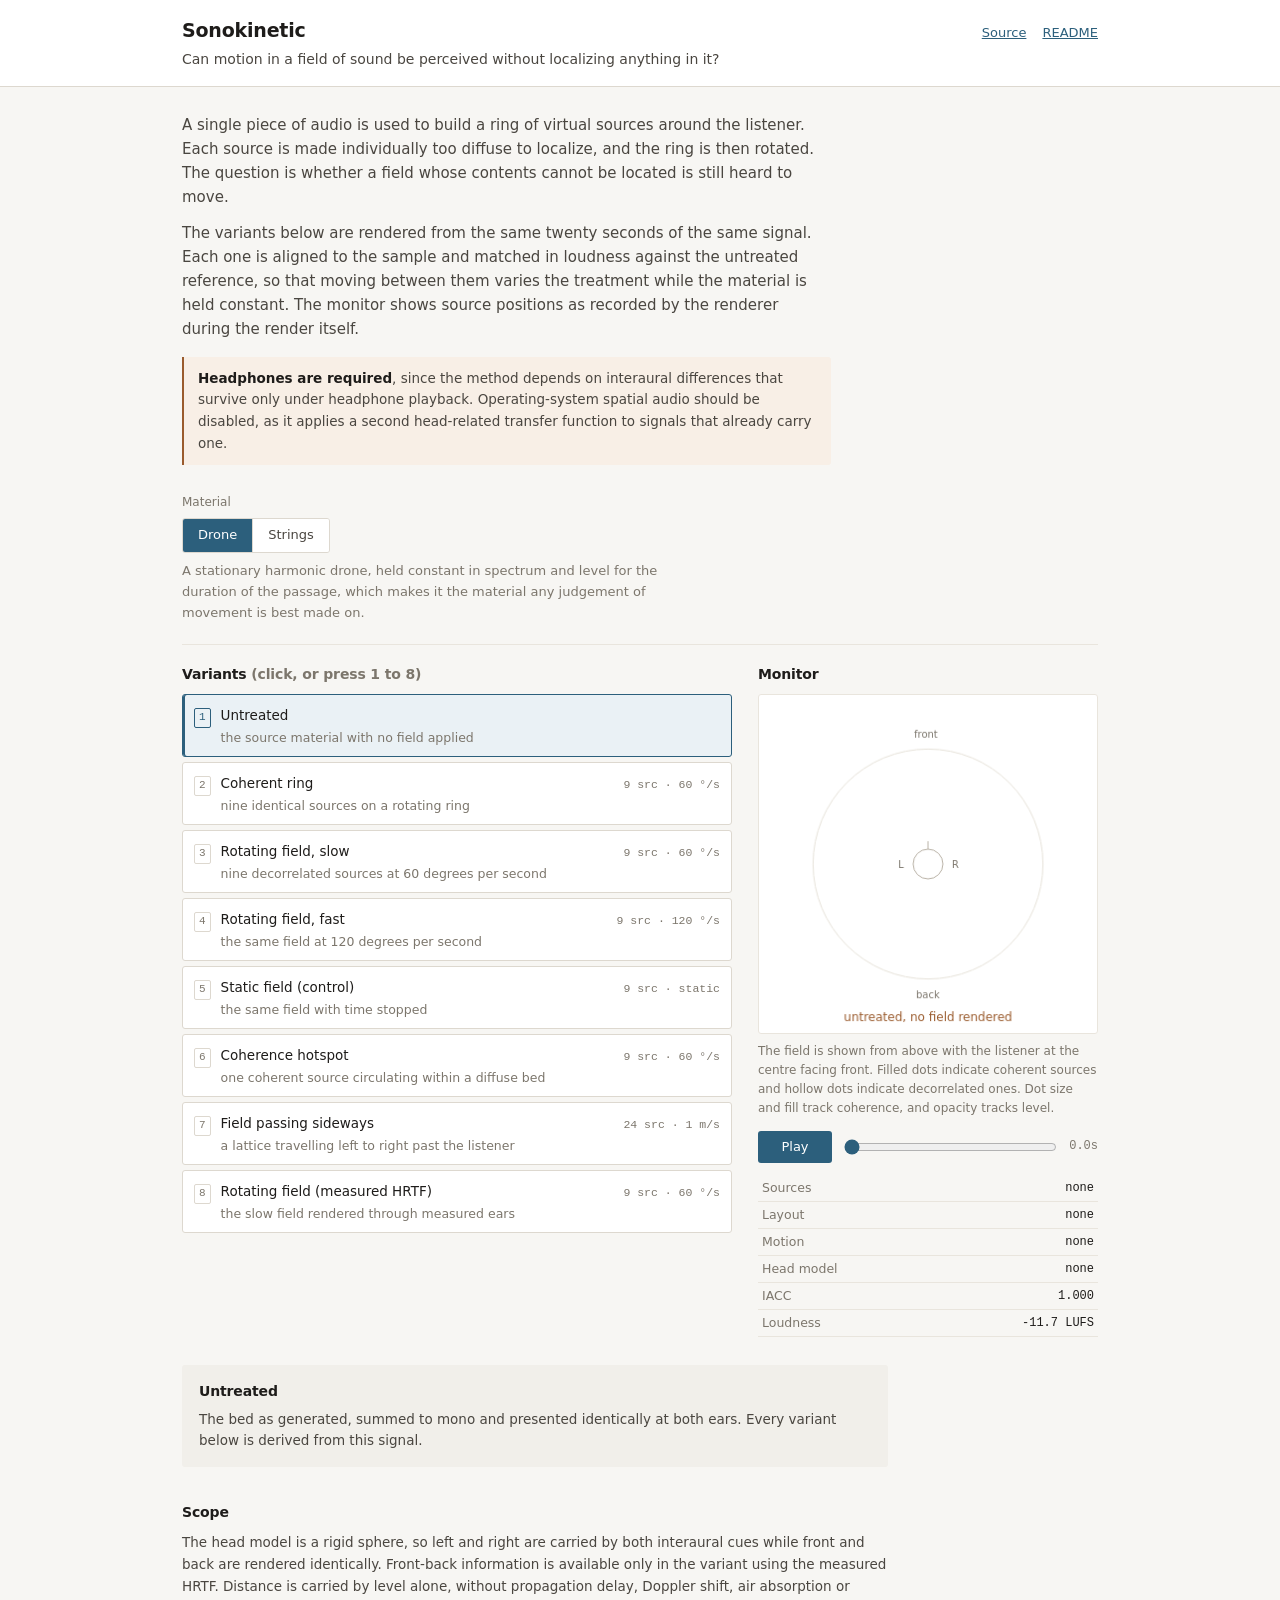
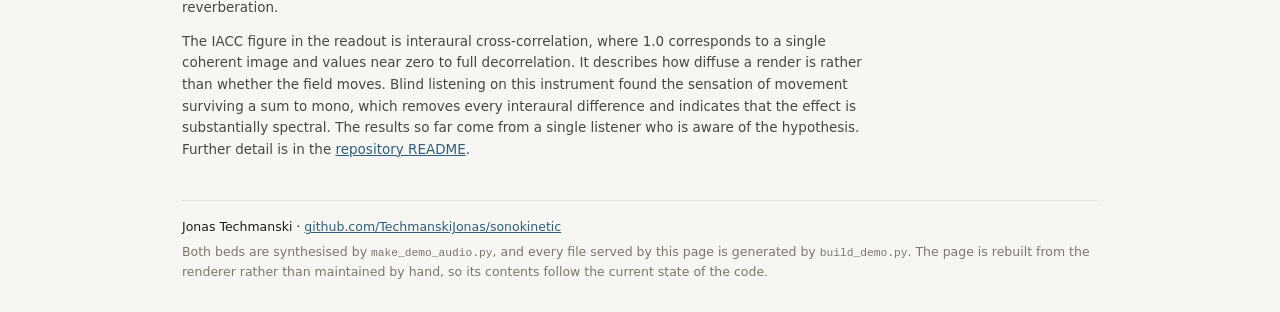
<file: docs/index.html>
<!doctype html>
<html lang="en">
<head>
<meta charset="utf-8">
<meta name="viewport" content="width=device-width, initial-scale=1">
<title>Sonokinetic: motion perception in decorrelated sound fields</title>
<meta name="description" content="A binaural renderer and listening bench for testing whether motion in a field of sound can be perceived when its individual sources cannot be localized.">
<link rel="stylesheet" href="demo.css">
</head>
<body>

<header>
  <div class="wrap hrow">
    <div>
      <h1>Sonokinetic</h1>
      <p class="sub">Can motion in a field of sound be perceived without localizing anything in it?</p>
    </div>
    <nav>
      <a href="https://github.com/TechmanskiJonas/sonokinetic">Source</a>
      <a href="https://github.com/TechmanskiJonas/sonokinetic#readme">README</a>
    </nav>
  </div>
</header>

<main class="wrap">

  <section class="intro">
    <p>
      A single piece of audio is used to build a ring of virtual sources around
      the listener. Each source is made individually too diffuse to localize,
      and the ring is then rotated. The question is whether a field whose
      contents cannot be located is still heard to move.
    </p>
    <p>
      The variants below are rendered from the same twenty seconds of the same
      signal. Each one is aligned to the sample and matched in loudness against
      the untreated reference, so that moving between them varies the treatment
      while the material is held constant. The monitor shows source positions
      as recorded by the renderer during the render itself.
    </p>
    <div class="callout">
      <strong>Headphones are required</strong>, since the method depends on
      interaural differences that survive only under headphone playback.
      Operating-system spatial audio should be disabled, as it applies a second
      head-related transfer function to signals that already carry one.
    </div>
  </section>

  <section class="bedpick">
    <span class="lbl">Material</span>
    <div class="segmented" id="beds"></div>
    <p class="bedblurb" id="bedblurb"></p>
  </section>

  <section class="bench">
    <div class="col-variants">
      <h2>Variants <span class="dim">(click, or press 1 to 8)</span></h2>
      <ul class="variants" id="variants"></ul>
    </div>

    <div class="col-monitor">
      <h2>Monitor</h2>
      <canvas id="ring" width="340" height="340" aria-label="Field of sources seen from above"></canvas>
      <p class="legend">
        The field is shown from above with the listener at the centre facing
        front. Filled dots indicate coherent sources and hollow dots indicate
        decorrelated ones. Dot size and fill track coherence, and opacity
        tracks level.
      </p>

      <div class="transport">
        <button id="play" class="primary">Play</button>
        <input id="seek" type="range" min="0" max="1000" value="0" step="1" aria-label="Position">
        <span class="clock num" id="clock">0.0s</span>
      </div>
      <p class="loading" id="loading" hidden></p>

      <div class="readout" id="readout"></div>
    </div>
  </section>

  <section class="explain">
    <h2 id="vlabel">&nbsp;</h2>
    <p id="vbody"></p>
  </section>

  <section class="limits">
    <h2>Scope</h2>
    <p>
      The head model is a rigid sphere, so left and right are carried by both
      interaural cues while front and back are rendered identically. Front-back
      information is available only in the variant using the measured HRTF.
      Distance is carried by level alone, without propagation delay, Doppler
      shift, air absorption or reverberation.
    </p>
    <p>
      The IACC figure in the readout is interaural cross-correlation, where 1.0
      corresponds to a single coherent image and values near zero to full
      decorrelation. It describes how diffuse a render is rather than whether
      the field moves. Blind listening on this instrument found the sensation
      of movement surviving a sum to mono, which removes every interaural
      difference and indicates that the effect is substantially spectral. The
      results so far come from a single listener who is aware of the
      hypothesis. Further detail is in the
      <a href="https://github.com/TechmanskiJonas/sonokinetic#known-limits">repository README</a>.
    </p>
  </section>

  <footer>
    <p>
      Jonas Techmanski ·
      <a href="https://github.com/TechmanskiJonas/sonokinetic">github.com/TechmanskiJonas/sonokinetic</a>
    </p>
    <p class="dim">
      Both beds are synthesised by <code>make_demo_audio.py</code>, and every
      file served by this page is generated by <code>build_demo.py</code>. The
      page is rebuilt from the renderer rather than maintained by hand, so its
      contents follow the current state of the code.
    </p>
  </footer>

</main>

<script src="demo.js"></script>
</body>
</html>
</file>
<file: docs/demo.css>
/* Sonokinetic demo page.
 *
 * Same design brief as the application: a lab instrument that could sit open
 * on a desk during a meeting. Paper ground, near-black text, one ink accent,
 * monospace reserved for numbers where tabular alignment does actual work.
 */

:root {
  --paper:    #f7f6f3;
  --card:     #ffffff;
  --sunken:   #f1efea;
  --rule:     #ddd8cf;
  --rule-soft:#e9e5dd;

  --ink:      #1e1c1a;
  --ink-2:    #4a4640;
  --ink-3:    #7c766c;

  --accent:   #2c5f7c;
  --accent-w: #eaf1f5;
  --warm:     #9a5b2d;
  --warm-w:   #f8efe6;
  --flag:     #a33a2a;

  --dot:      44, 95, 124;      /* accent as rgb, for the monitor */
  --grid:     #e6e2d9;
  --headline: #b8b1a5;

  --sans: "Inter", -apple-system, BlinkMacSystemFont, "Segoe UI", Roboto, system-ui, sans-serif;
  --serif: "Iowan Old Style", "Palatino Linotype", Palatino, Georgia, "Times New Roman", serif;
  --mono: ui-monospace, "SF Mono", "Cascadia Mono", Menlo, Consolas, monospace;

  --r: 3px;
}

@media (prefers-color-scheme: dark) {
  :root {
    --paper:    #171614;
    --card:     #201e1b;
    --sunken:   #262320;
    --rule:     #3a3630;
    --rule-soft:#302c27;

    --ink:      #ece8e1;
    --ink-2:    #bab5ab;
    --ink-3:    #8e887d;

    --accent:   #7fb4d0;
    --accent-w: #1e2b33;
    --warm:     #d08f5c;
    --warm-w:   #2e241b;
    --flag:     #e0705c;

    --dot:      127, 180, 208;
    --grid:     #332f2a;
    --headline: #4d4841;
  }
}

* { box-sizing: border-box; }
html { -webkit-text-size-adjust: 100%; }

body {
  margin: 0;
  background: var(--paper);
  color: var(--ink);
  font: 15px/1.6 var(--sans);
}

.wrap { max-width: 960px; margin: 0 auto; padding: 0 22px; }

h1, h2, h3 { margin: 0; font-weight: 600; letter-spacing: -0.01em; }
h1 { font-size: 19px; }
h2 { font-size: 14px; margin-bottom: 9px; }
p  { margin: 0 0 12px; }
a  { color: var(--accent); }
.dim { color: var(--ink-3); }
.num { font-family: var(--mono); font-variant-numeric: tabular-nums; }
code { font-family: var(--mono); font-size: 0.9em; }

/* ---- header ---------------------------------------------------------- */

header {
  background: var(--card);
  border-bottom: 1px solid var(--rule);
  padding: 15px 0;
  margin-bottom: 26px;
}
.hrow { display: flex; align-items: baseline; gap: 18px; flex-wrap: wrap; }
.hrow .sub { margin: 3px 0 0; color: var(--ink-2); font-size: 14px; }
header nav { margin-left: auto; display: flex; gap: 16px; font-size: 13px; }

/* ---- intro ----------------------------------------------------------- */

.intro { max-width: 68ch; }
.intro p { color: var(--ink-2); }

.callout {
  margin: 16px 0 0;
  padding: 11px 14px;
  background: var(--warm-w);
  border-left: 2px solid var(--warm);
  border-radius: 0 var(--r) var(--r) 0;
  font-size: 13.5px;
  color: var(--ink-2);
}
.callout strong { color: var(--ink); }

/* ---- material picker ------------------------------------------------- */

.bedpick { margin: 28px 0 20px; }
.bedpick .lbl {
  display: block; font-size: 12px; color: var(--ink-3);
  margin-bottom: 6px;
}
.segmented { display: inline-flex; border: 1px solid var(--rule); border-radius: var(--r); overflow: hidden; }
.segmented button {
  font: inherit; font-size: 13px; padding: 6px 15px;
  background: var(--card); color: var(--ink-2);
  border: 0; border-right: 1px solid var(--rule); cursor: pointer;
}
.segmented button:last-child { border-right: 0; }
.segmented button[aria-pressed="true"] { background: var(--accent); color: #fff; }
@media (prefers-color-scheme: dark) {
  .segmented button[aria-pressed="true"] { color: #12181c; }
}
.bedblurb { margin: 8px 0 0; font-size: 13px; color: var(--ink-3); max-width: 62ch; }

/* ---- bench ----------------------------------------------------------- */

.bench {
  display: grid;
  grid-template-columns: 1fr 340px;
  gap: 26px;
  align-items: start;
  padding: 18px 0 6px;
  border-top: 1px solid var(--rule-soft);
}

.variants { list-style: none; margin: 0; padding: 0; }
.variants li { margin-bottom: 5px; }
.variants button {
  width: 100%; text-align: left; font: inherit; cursor: pointer;
  background: var(--card); color: var(--ink);
  border: 1px solid var(--rule); border-radius: var(--r);
  padding: 8px 11px;
  display: flex; align-items: baseline; gap: 10px;
}
.variants button:hover { border-color: var(--ink-3); }
.variants button[aria-pressed="true"] {
  border-color: var(--accent); background: var(--accent-w);
  box-shadow: inset 2px 0 0 var(--accent);
}
.variants .key {
  font-family: var(--mono); font-size: 11px; color: var(--ink-3);
  border: 1px solid var(--rule); border-radius: 2px;
  padding: 0 4px; flex: none;
}
.variants button[aria-pressed="true"] .key { color: var(--accent); border-color: var(--accent); }
.variants .vname { font-weight: 500; font-size: 13.5px; }
.variants .vshort { display: block; color: var(--ink-3); font-size: 12.5px; margin-top: 1px; }
.variants .vmeta { margin-left: auto; font-family: var(--mono); font-size: 11.5px; color: var(--ink-3); flex: none; }

/* ---- monitor --------------------------------------------------------- */

.col-monitor { position: sticky; top: 16px; }
#ring {
  display: block; width: 100%; max-width: 340px; height: auto;
  background: var(--card); border: 1px solid var(--rule-soft);
  border-radius: var(--r);
}
.legend { font-size: 12px; color: var(--ink-3); margin: 8px 0 0; }

.transport { display: flex; gap: 10px; align-items: center; margin-top: 12px; }
.transport input[type=range] { flex: 1; min-width: 0; accent-color: var(--accent); }
.clock { font-size: 12px; color: var(--ink-3); flex: none; }
button.primary {
  font: inherit; font-size: 13px; padding: 6px 16px; cursor: pointer;
  background: var(--accent); color: #fff; border: 0; border-radius: var(--r);
  flex: none; min-width: 74px;
}
@media (prefers-color-scheme: dark) { button.primary { color: #12181c; } }
button.primary:disabled { opacity: 0.5; cursor: default; }

.loading { font-size: 12px; color: var(--ink-3); margin: 8px 0 0; }

.readout { margin-top: 12px; }
.readout table { width: 100%; border-collapse: collapse; font-size: 12.5px; }
.readout td { padding: 3px 4px; border-bottom: 1px solid var(--rule-soft); }
.readout td:first-child { color: var(--ink-3); width: 52%; }
.readout td:last-child { font-family: var(--mono); font-size: 12px; text-align: right; }

/* ---- prose sections -------------------------------------------------- */

.explain {
  margin: 22px 0 0; padding: 15px 17px;
  background: var(--sunken); border-radius: var(--r);
  max-width: 74ch;
}
.explain h2 { font-size: 14px; margin-bottom: 6px; }
.explain p { margin: 0; color: var(--ink-2); font-size: 13.5px; }

.limits { margin: 34px 0 0; max-width: 74ch; }
.limits p { color: var(--ink-2); font-size: 13.5px; }

footer {
  margin: 40px 0 30px; padding-top: 16px;
  border-top: 1px solid var(--rule-soft);
  font-size: 12.5px;
}
footer p { margin: 0 0 5px; }

/* ---- narrow ---------------------------------------------------------- */

@media (max-width: 760px) {
  .bench { grid-template-columns: 1fr; }
  .col-monitor { position: static; order: -1; }
  #ring { margin: 0 auto; }
  .variants .vmeta { display: none; }
}
</file>
